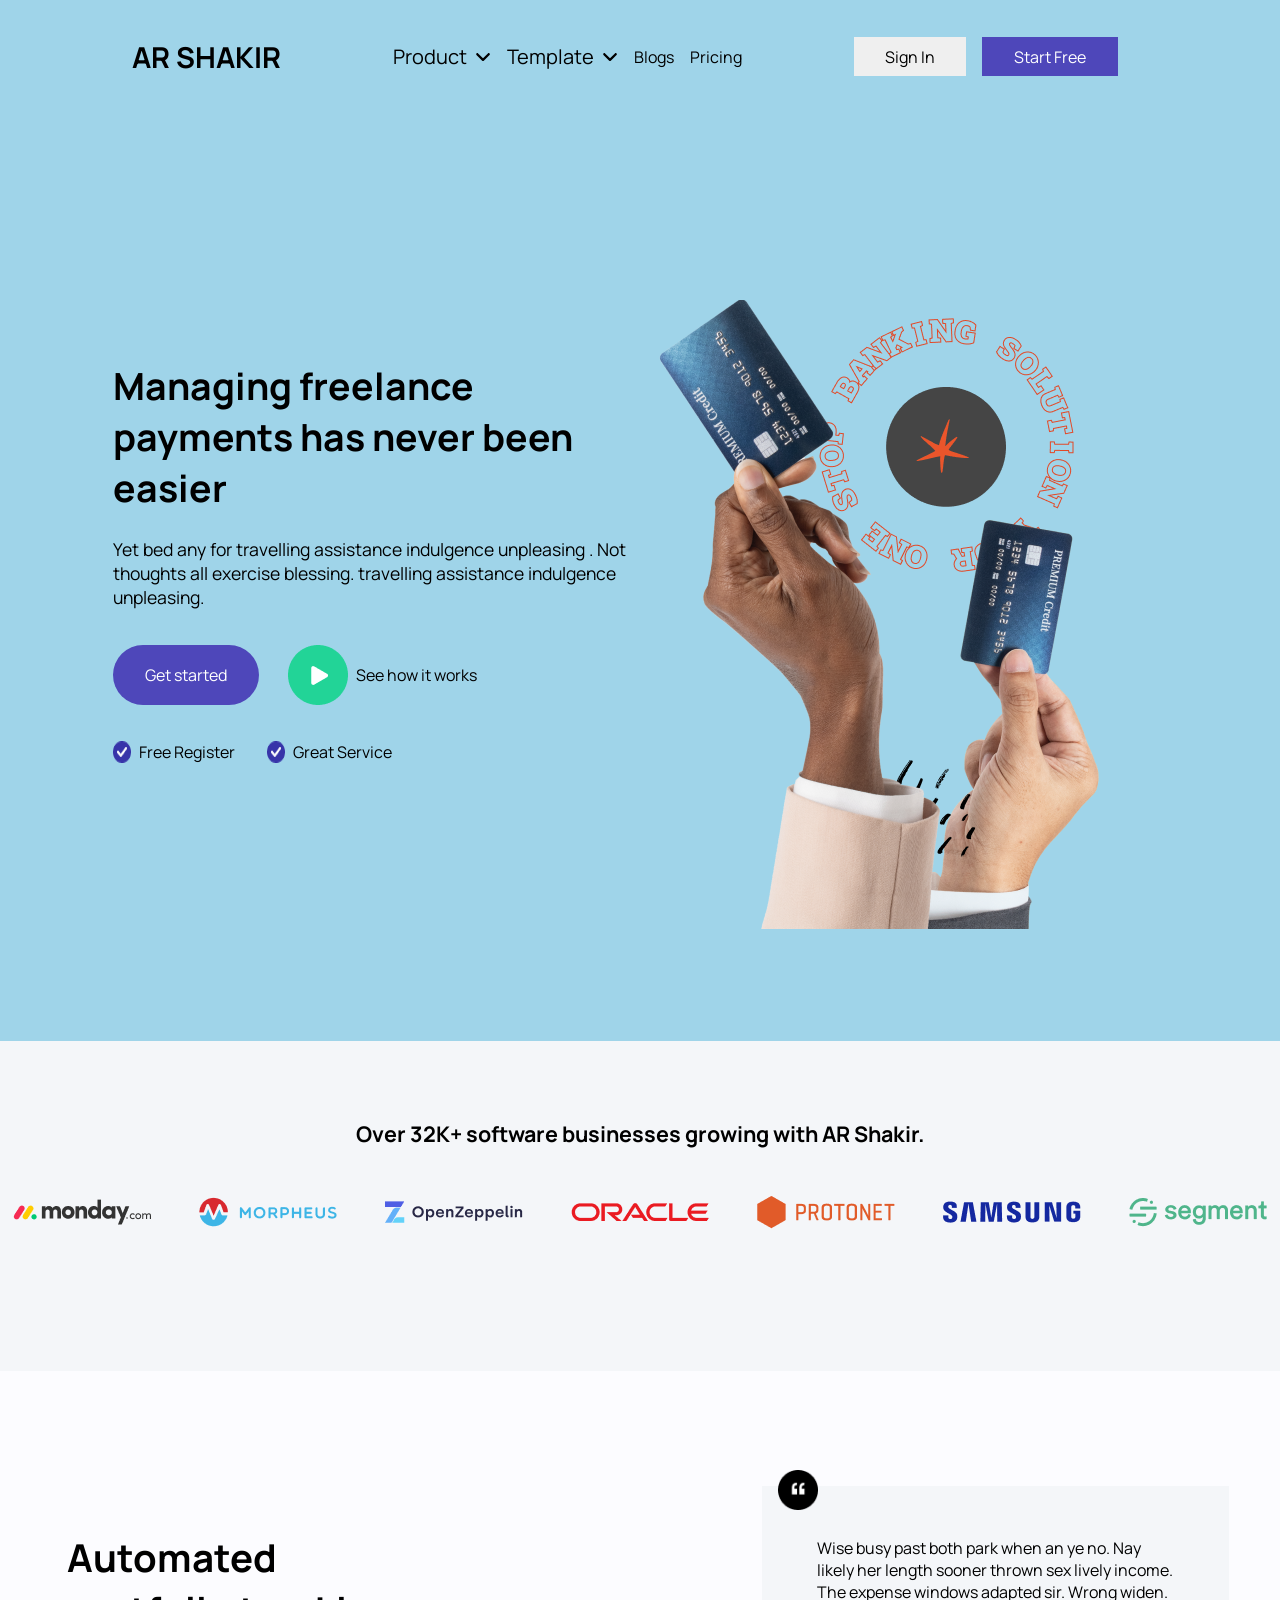
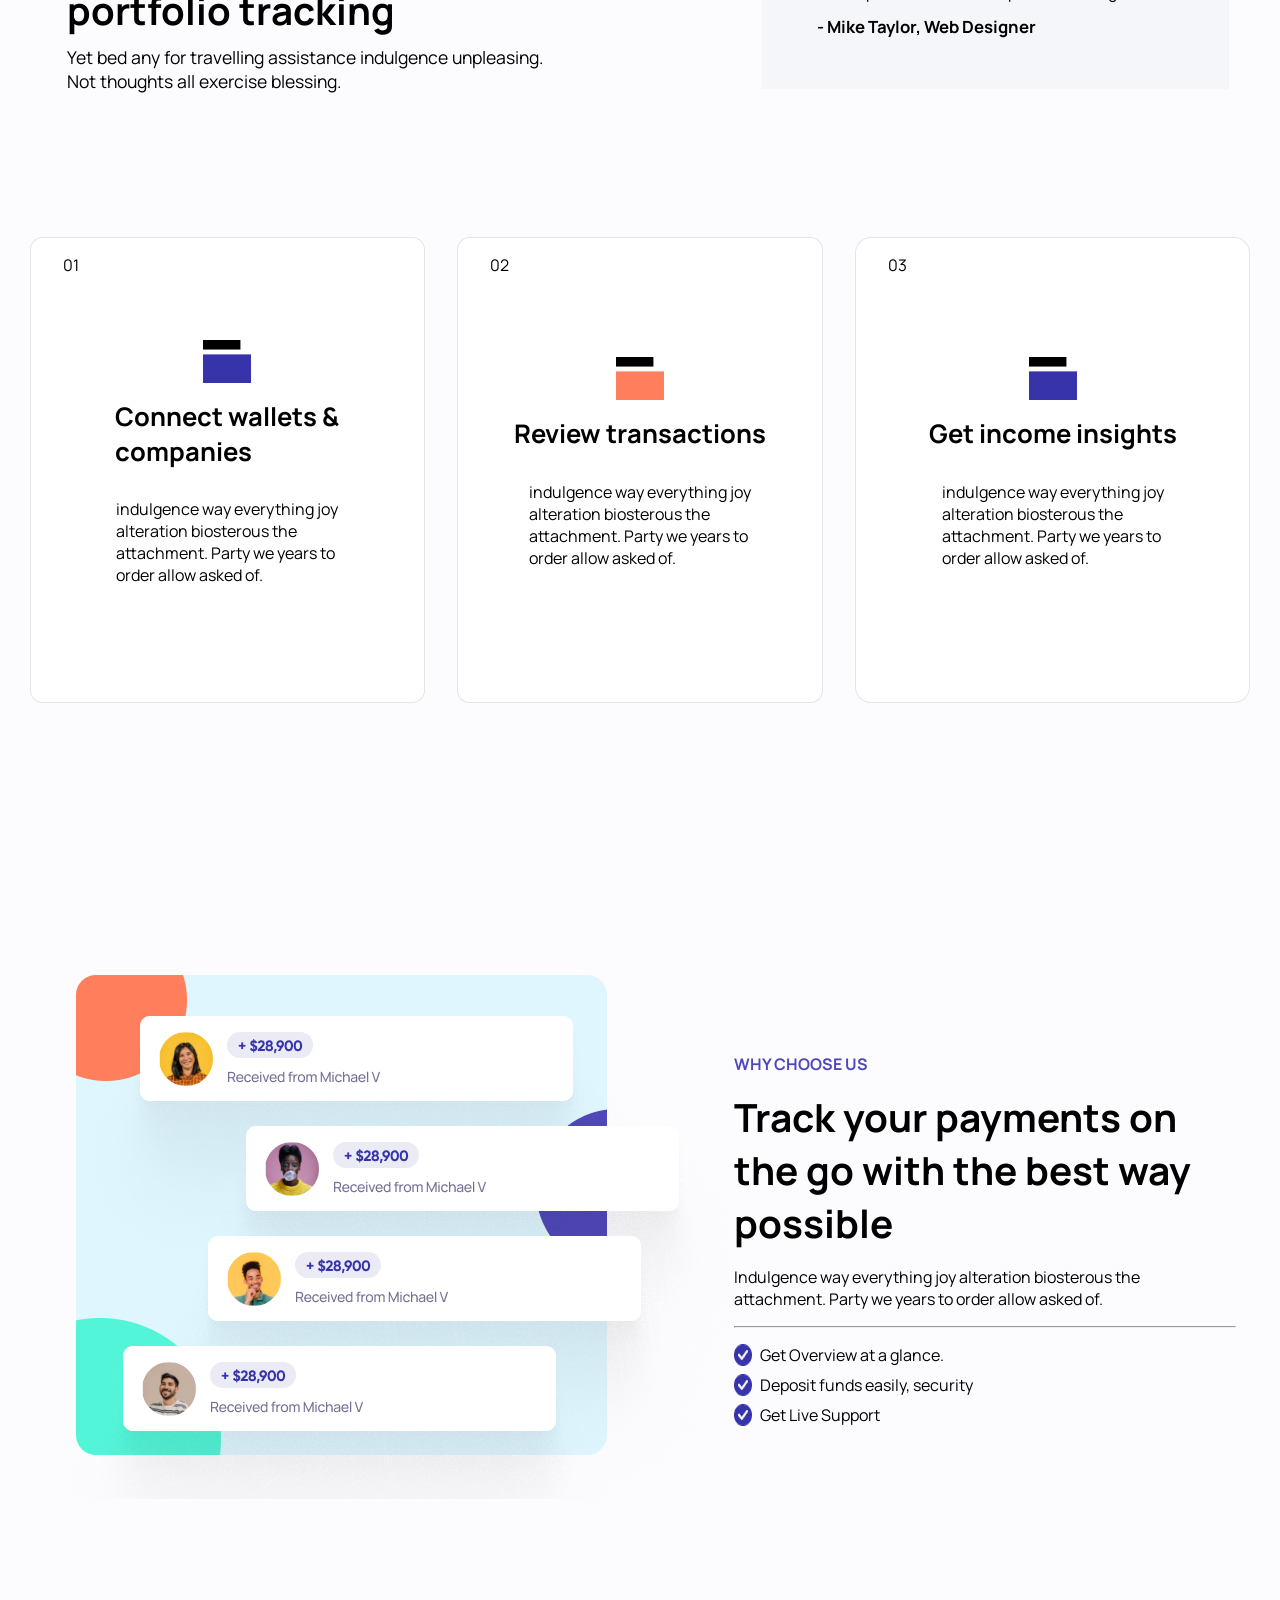
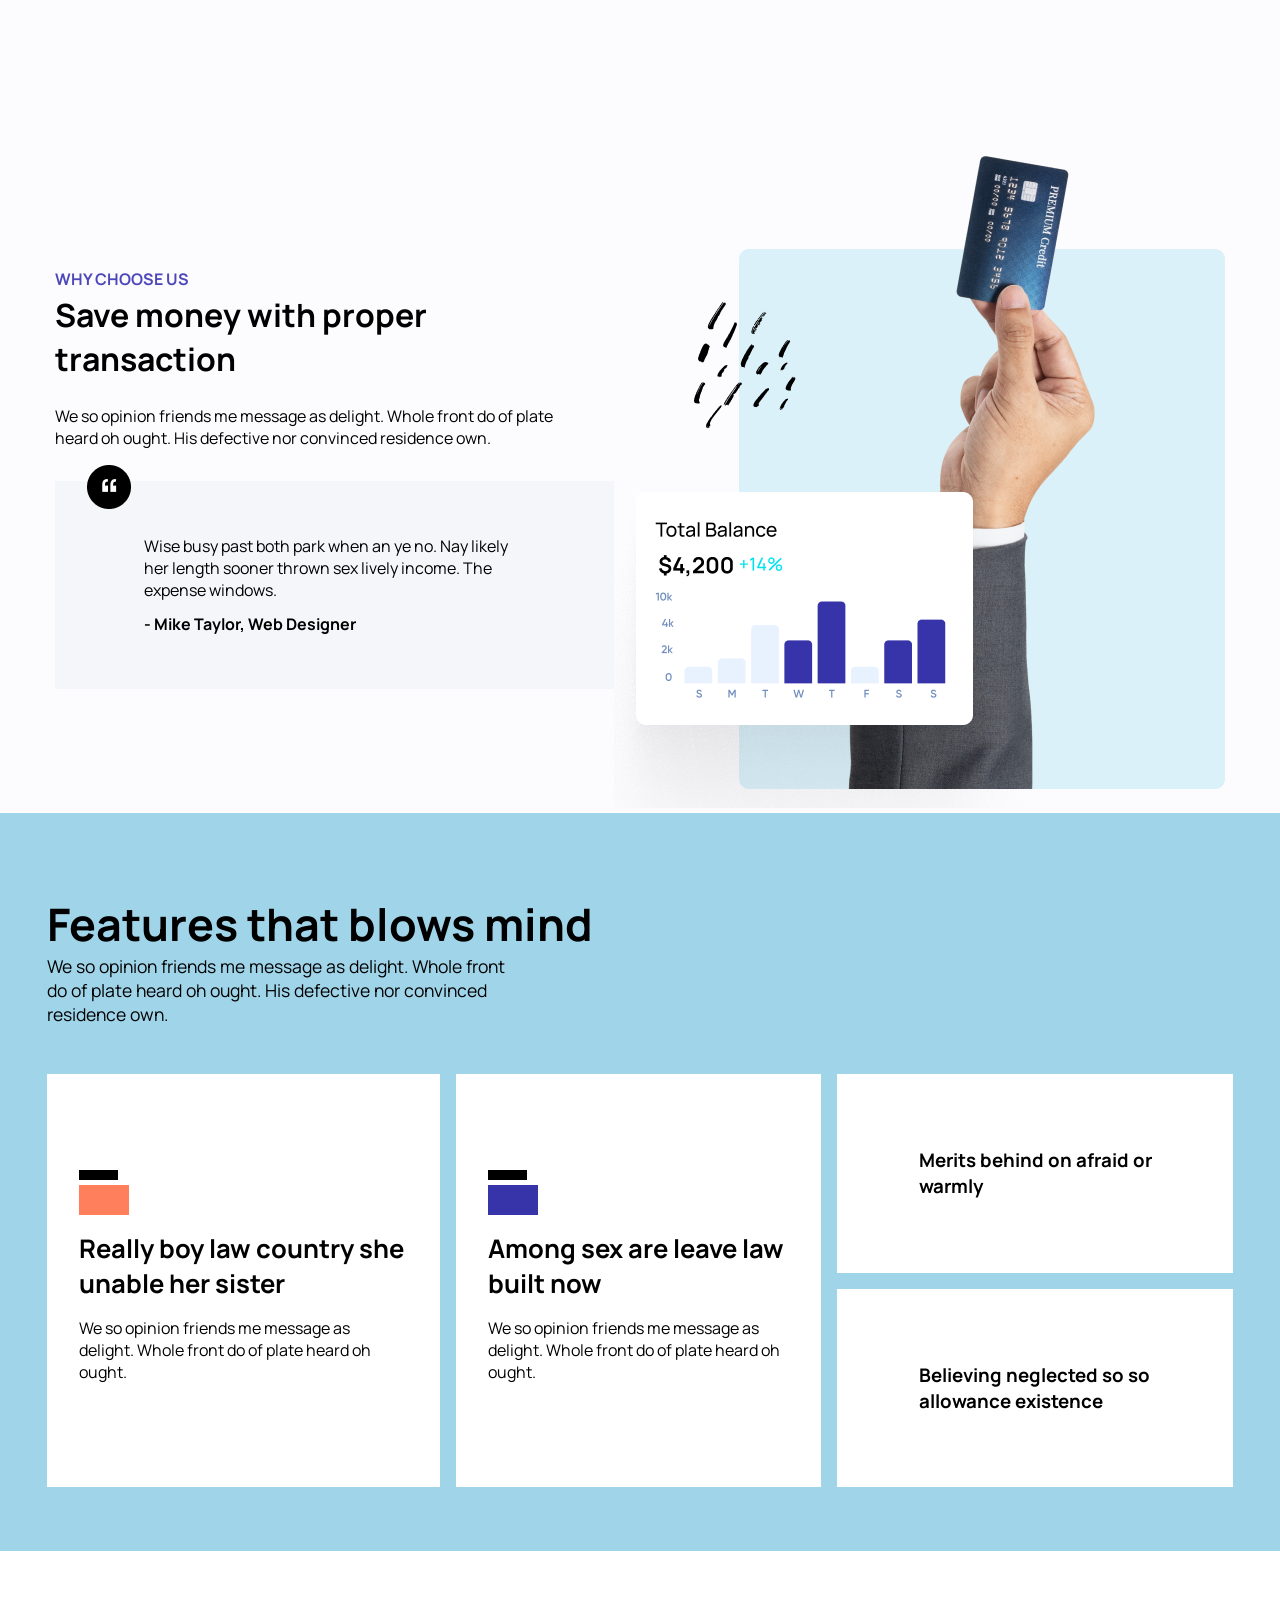
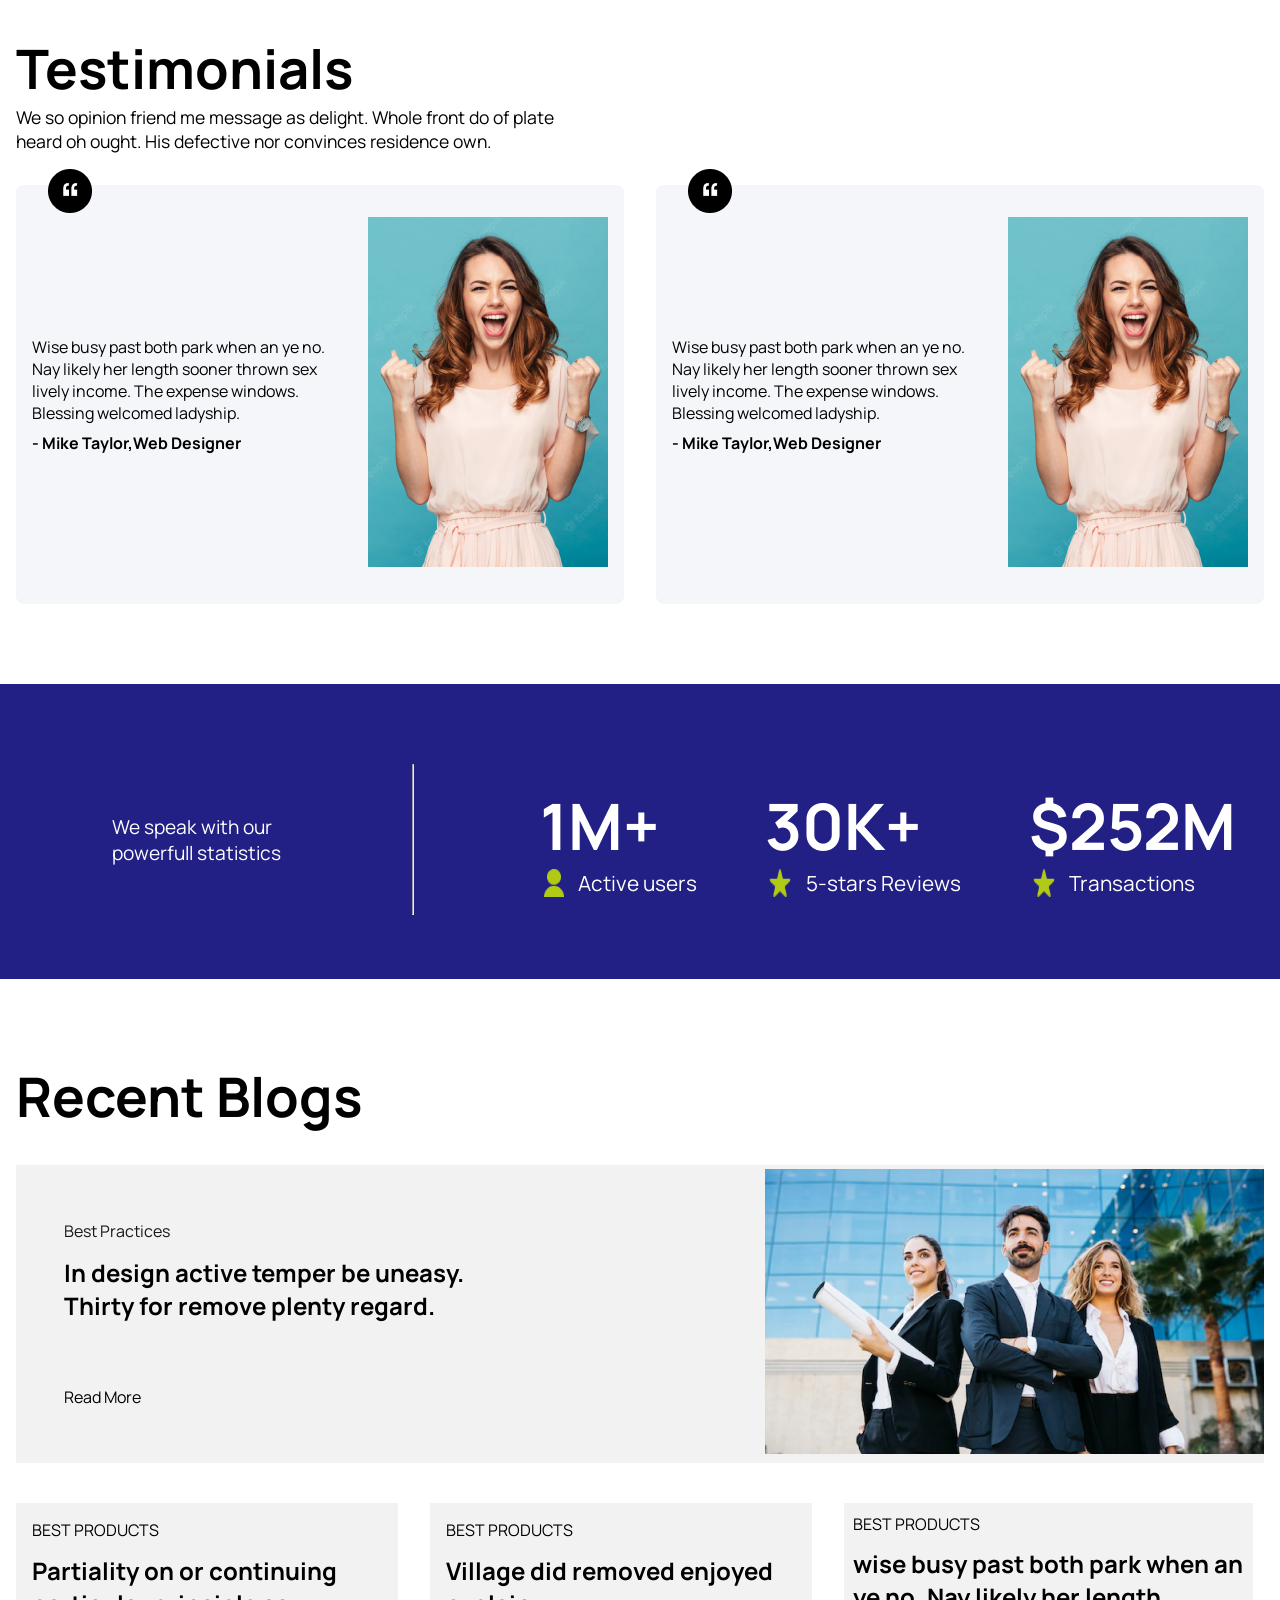
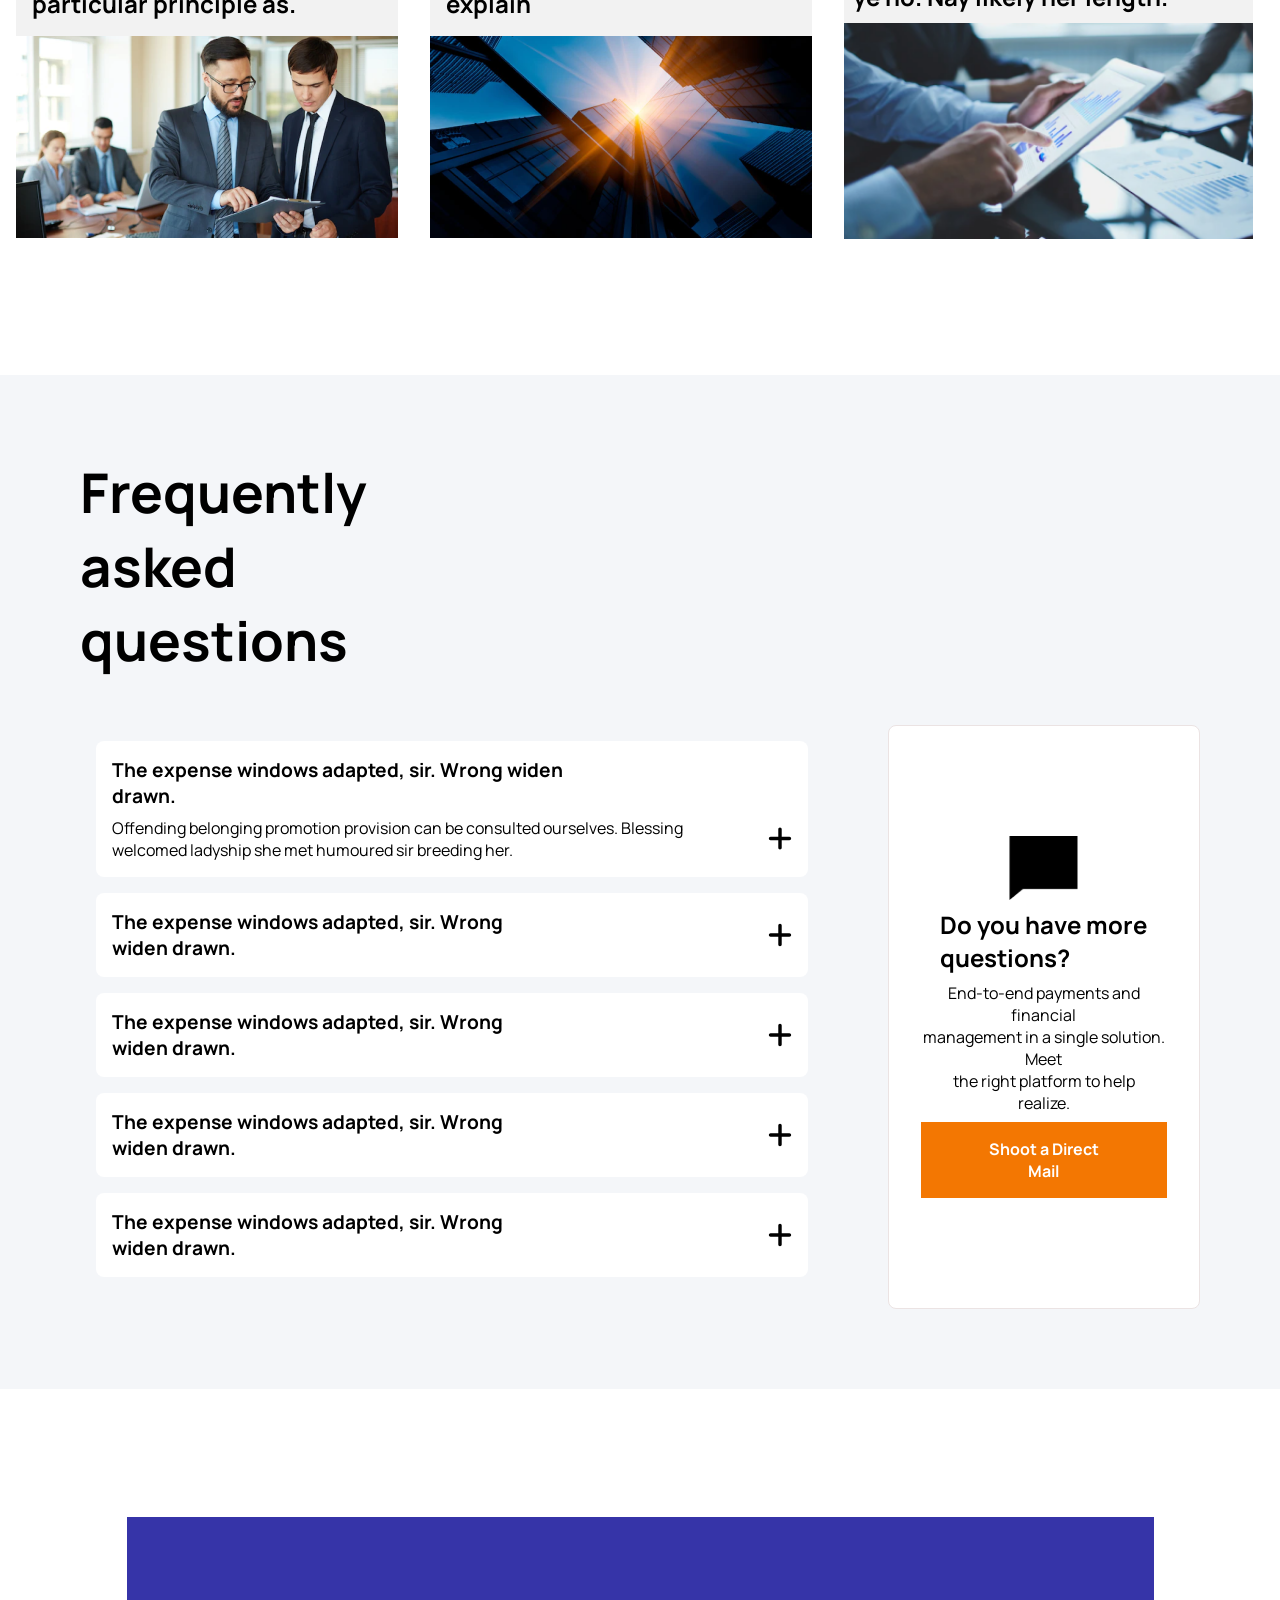
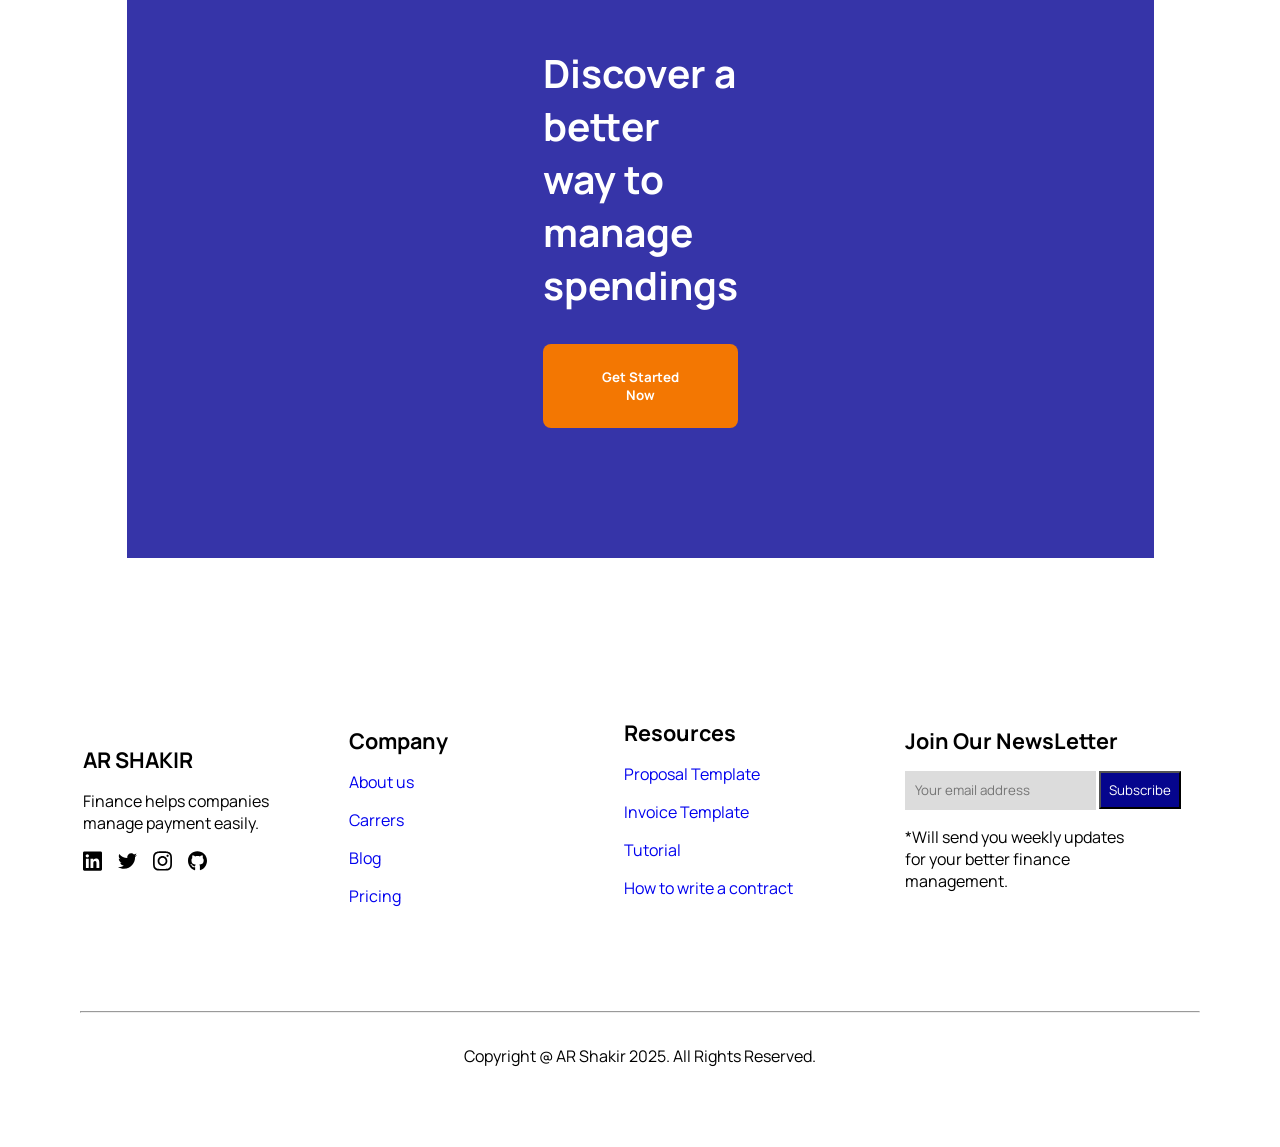
<file: index.html>
<!DOCTYPE html>
<html lang="en">
<head>
    <meta charset="UTF-8">
    <meta name="viewport" content="width=device-width, initial-scale=1.0">
    
    <title>Document</title>
    <link rel="stylesheet" href="./css/style.css">
</head>
<body>
    <section class="main">

          <section class="hero-u-section">
            <div class="navigation">
                <div class="navigation-left">
                    <div class="logo">
                        <h1>AR SHAKIR</h1>
                    </div>
                </div>
                <div class="hamburger" id="hamburger">&#9776;</div>
                <div class="navigation-mid">
                    <div class="anchor-tags">
                        <span>Product</span>
                        <img src="./assets/angle-down-solid.svg" alt="" class="angle-down-solid">
                    </div>
                    <div class="anchor-tags">
                        <span>Template</span>
                        <img src="./assets/angle-down-solid.svg" alt="" class="angle-down-solid">
                    </div>
                    <div class="tags">
                        <span>Blogs</span>
                        <span>Pricing</span>
                    </div>
    
                </div>
                <div class="navigation-right">
                   <button class="sign-in">Sign In</button>
                   <button class="start-free">Start Free</button> 
                </div>
              
            </div>
          </section>
           
   <section class="partners-u-section">
   <div class="main-section-left">
    <div class="heading">
        <h1>Managing freelance <br> payments has never been <br> easier</h1>
    </div>
    <div class="paragraph">
        <p>Yet bed any for travelling assistance indulgence unpleasing . Not <br> thoughts all exercise blessing. travelling assistance indulgence <br> unpleasing.</p>
    </div>
      <div class="buttons">
       <div class="get-start-button">
        <button id="get-started">Get started</button>
       </div>
        <div class="play-buttons">
            <img src="./assets/play-btn.png" alt="">
             <span>See how it works</span>
        </div>
       
      </div>
      <div class="tick-mark">
        <div class="free-register">
            <img src="./assets/tick.png" alt="">
            <span>Free Register</span>
        </div>
        <div class="great-service">
            <img src="./assets/tick.png" alt="">
            <span>Great Service</span>
        </div>
    </div>
   </div>

   <div class="main-section-right">
    <img src="./assets/hero-section-img.png" alt="">
   </div>
   </section>

 <section class="offers-u-section">
   <div class="companies-logos">
    <div class="heading">
        <h1>Over 32K+ software businesses growing with AR Shakir.</h1>
    </div>
    <div class="company-images">
        <img src="./assets/mondey.png" alt="" >
        <img src="./assets/morpheus.png" alt="">
        <img src="./assets/openzeppelin.png" alt="">
        <img src="./assets/oracle.png" alt="">
        <img src="./assets/protonet.png" alt="">
        <img src="./assets/samsung.png" alt="">
         <img src="./assets/segment.png" alt="">
    </div>
   </div>
 </section>
            <section class="track-payment-u-section">
                <div class="portfolio-track-left">
                    <div class="heading">
                        <h4>Automated <br>portfolio tracking</h4>
                    </div>
                    <p>Yet bed any for travelling assistance indulgence unpleasing. <br>Not thoughts all exercise blessing.</p>
                </div>
                <div class="portfolio-track-right">
                    <img src="./assets/quote-icon.png" alt="" id="quote-icon">
                    <p>Wise busy past both park when an ye no. Nay <br> likely her length sooner thrown sex lively income. <br>The expense windows adapted sir. Wrong widen.</p>
                    <p id="designer">- Mike Taylor, Web Designer</p>
                </div>
                
            </section>
            
            <section class="why-us-u-section">
                <div class="boxes">
                    <div class="box-01">
                        <span>01</span>
                        <div class="content-1">
                         <img src="./assets/offer1.png" alt="" class="offer">
                        <h6>Connect wallets &  <br>companies</h6>
                        <p>indulgence way everything joy <br> alteration biosterous the <br> attachment. Party we years to <br> order allow asked of.</p>
                        </div>
                    </div>

                    <div class="box-02">
                        <span>02</span>
                        <div class="content-2">
                            <img src="./assets/offer2.png" alt="" class="offer">
                        <h6>Review transactions</h6>
                        <p>indulgence way everything joy <br> alteration biosterous the <br> attachment. Party we years to <br> order allow asked of.</p>
                        </div>
                    </div>
                    
                    <div class="box-03">
                        <span>03</span>
                       <div class="content-3">
                        <img src="./assets/offer1.png" alt="" class="offer">
                        <h6>Get income insights</h6>
                        <p>indulgence way everything joy <br> alteration biosterous the <br> attachment. Party we years to <br> order allow asked of.</p>
                       </div>
                    </div>
                </div>
            </section>

              <section class="why-us-track-payement">
                <div class="track-payment">
                    <div class="track-payment-left">
                        <img src="./assets/track-your-payments.png" alt="">
                    </div>
    
    
                    <div class="track-payment-right">
                        <div class="topic">
                            <span>WHY CHOOSE US</span>
                        </div>
                        <div class="heading">
                            <h6>Track your payments on <br> the go with the best way <br> possible</h6>
                        </div>
                        <div class="paragraph">
                            <p>Indulgence way everything joy alteration biosterous the <br> attachment. Party we years to order allow asked of.</p>
    
                        </div>
                        <div class="horizontal-line">
                        <hr/>
                        </div>
                        <div class="tick-payement">
                            <div class="overview">
                                <img src="./assets/tick.png" alt="">
                                <span>Get Overview at a glance.</span>
                            </div>
    
                            <div class="overview">
                                <img src="./assets/tick.png" alt="">
                                <span>Deposit funds easily, security</span>
                            </div>
    
                            <div class="overview">
                                <img src="./assets/tick.png" alt="">
                                <span>Get Live Support</span>
                            </div>
    
                        </div>
              </section>
            
            <section class="why-us-section">
                <div class="choose-us">
                    <div class="choose-us-left">
                       <div class="choose-us-left-top">
                        <div class="topic-choose">
                            <span>WHY CHOOSE US</span>
                        </div>
    
                        <div class="heading">
                            <h6>Save money with proper <br> transaction</h6>
                        </div>
    
                        <div class="paragraph">
                            <p>We so opinion friends me message as delight. Whole front do of plate <br> heard oh ought. His defective nor convinced residence own.</p>
                        </div>
                        </div>
                        
                        <div class="choose-us-left-buttom">
                           <div class="quote-icons">
                            <img src="./assets/quote-icon.png" alt="">
                           </div>
                           <div class="paragraph">
                            <p>Wise busy past both park when an ye no. Nay likely <br> her length sooner thrown sex lively income. The <br> expense windows.</p>
                            <span>- Mike Taylor, Web Designer</span>
                           </div>
                          
                            
                        </div>
                       
                    </div>
                    <div class="choose-us-right">
                        <img src="./assets/total-balance.png" alt="">
                    </div>
                </div>
            </section>

            <section class="feature-u-section">
                <div class="feature-container">
                    <div class="feature-container-top">
                      <div class="heading">
                        <h4>Features that blows mind</h4>
                      </div>
                      <div class="paragraph">
                        <p>We so opinion friends me message as delight. Whole front <br> do of plate heard oh ought. His defective nor convinced <br> residence own.</p>
                      </div>
                    </div>

                    <div class="feature-container-buttom">
                        <div class="feature-Boxes">
                            <div class="feature-boxes1">
                                <img src="./assets/offer2.png" alt="" class="feature-offer">
                                <h4>Really boy law country she <br> unable her sister</h4>
                                <p>We so opinion friends me message as <br> delight. Whole front do of plate heard oh <br> ought.</p>
                            </div>
    
                            <div class="feature-boxes2">
                                <img src="./assets/offer1.png" alt="" class="feature-offer">
                                <h4>Among sex are leave law <br> built now </h4>
                                <p>We so opinion friends me message as <br> delight. Whole front do of plate heard oh <br> ought.</p>
                            </div>
                            <div class="feature-boxes3">
                                <div class="feature-boxes-top">
                                    <h3>Merits behind on afraid or  <br>warmly</h3>
                                </div>
                                <div class="feature-boxes-buttom">
                                    <h3>Believing neglected so so <br> allowance existence</h3>
                                </div>
                            </div>
                        </div>

                       
                        </div>
                            

                    </div>

               
            </section>
            <section class="testimonials-u-section">

                 <div class="testimonials-container">
                    <div class="testimonials-top">
                        <div class="heading">
                            <h4>Testimonials</h4>
                        </div>
                        <div class="paragraph">
                            <p>We so opinion friend me message as delight. Whole front do of plate <br>
                            heard oh ought. His defective nor convinces residence own.</p>
                        </div>
                    </div>
                    <div class="testimonials-buttom">
                        <div class="testimonials-buttom-left">
                            <div class="quote-logo">
                                <img src="./assets/quote-icon.png" alt="">
                            </div>
                            <div class="web-designer">
                                <p>Wise busy past both park when an ye no. <br> Nay likely her length sooner thrown sex lively income. The expense windows. <br>Blessing welcomed ladyship.</p>
                                <span>- Mike Taylor,Web Designer</span>
                            </div>

                            <div class="developer-image">
                                <img src="./assets/testimonial1.png" alt="">
                            </div>
                        </div>

                        <div class="testimonials-buttom-right">
                            <div class="quote-logo1">
                                <img src="./assets/quote-icon.png" alt="">
                            </div>
                            <div class="web-designer1">
                                <p>Wise busy past both park when an ye no. <br> Nay likely her length sooner thrown sex lively income. The expense windows. <br>Blessing welcomed ladyship.</p>
                                <span>- Mike Taylor,Web Designer</span>
                            </div>

                            <div class="developer-image">
                                <img src="./assets/testimonial1.png" alt="">
                            </div>
                        </div>
                    </div>
                 </div>

            </section>

            <section class="metrics-u-section">
               <div class="metrics-container">
                <div class="metrics-left">
                    <div class="powerful-statistics">
                        <p>We speak with our <br> powerfull statistics</p>
                    </div>
                    <div class="metrices-line">
                        <hr/>
                    </div>
                </div>
                <div class="metrics-right">
                    <div class="active-users">
                        <h3>1M+</h3>
                        <p><img src="./assets/active-user.png" alt="" class="active-user"> Active users</p>
                    </div>

                    <div class="reviews">
                        <h3>30K+</h3>
                        <p><img src="./assets/star.png" alt="" class="star">5-stars Reviews</p>
                    </div>

                    <div class="transaction-process">
                        <h3>$252M</h3>
                        <p><img src="./assets/star.png" alt="" class="star">Transactions</p>
                    </div>
                   

                    
                </div>
               </div>
            </section>

            <section class="recent-blogs-u-section">

                <div class="recent-blogs-container">
                    <div class="blogs-container-top">
                        <div class="heading">
                            <h1>Recent Blogs</h1>
                        </div>
                    </div>
                    <div class="blogs-container-mid">
                        <div class="blogs-mid-left">
                            <div class="heading">
                                <span>Best Practices</span>
                                <h4>In design active temper be uneasy. <br> Thirty for remove plenty regard.</h4>
                            </div>
                            <span>Read More</span>
                        </div>
                        <div class="blogs-mid-right">
                            <img src="./assets/blog1.png" alt="">
                        </div>
                    </div>
                    <div class="blogs-conatiner-buttom">
                       <div class="blogs-buttom-left">
                        <div class="heading1">
                            <span>BEST PRODUCTS</span>
                            <h4>Partiality on or continuing <br> particular principle as.</h4>
                        </div>
                        <img src="./assets/blog2.png" alt="">
                       </div>

                       <div class="blogs-buttom-mid">
                        <div class="heading2">
                            <span>BEST PRODUCTS</span>
                            <h4>Village did removed enjoyed <br> explain</h4>
                        </div>
                        <img src="./assets/blog3.png" alt="">
                       </div>
                       <div class="blogs-buttom-right">
                        <div class="heading3">
                            <span>BEST PRODUCTS</span>
                            <h4>wise busy past both park when an <br> ye no. Nay likely her length.</h4>
                        </div>
                        <img src="./assets/blog4.png" alt="" class="blog4">
                       </div>
                       </div>

                      
                       </div>
                    </div>
                </div>
            </section>

           <section class="faqs-u-section">
            <div class="faqs-container">
                <div class="faqs-top-container">
                    <div class="top-heading">
                        <h4>Frequently <br> asked questions</h4>
                    </div>
                </div>



                <div class="faqs-buttom-container">
                    <div class="faqs-questions">

                        <div class="question">
                            <div class="heading">
                                <h5>The expense windows adapted, sir. Wrong widen drawn.</h5>
                            </div>
                            <div class="paragraph">
                                <p>Offending belonging promotion provision can be consulted ourselves. Blessing  <br>welcomed ladyship she met humoured sir breeding her.</p>
                                <img src="./assets/plus-solid.svg" alt="" class="plus-solid">
                            </div>
                        </div>

                        <div class="question1">
                            <div class="heading">
                                <h5>The expense windows adapted, sir. Wrong widen drawn.</h5>
                                <img src="./assets/plus-solid.svg" alt="" class="plus-solid">
                            </div>
                        </div>

                        <div class="question1">
                            <div class="heading">
                                <h5>The expense windows adapted, sir. Wrong widen drawn.</h5>
                                <img src="./assets/plus-solid.svg" alt="" class="plus-solid">
                            </div>
                        </div>

                        <div class="question1">
                            <div class="heading">
                                <h5>The expense windows adapted, sir. Wrong widen drawn.</h5>
                                <img src="./assets/plus-solid.svg" alt="" class="plus-solid">
                            </div>
                        </div>

                        <div class="question1">
                            <div class="heading">
                                <h5>The expense windows adapted, sir. Wrong widen drawn.</h5>
                                <img src="./assets/plus-solid.svg" alt="" class="plus-solid">
                            </div>
                        </div>

                    </div>



                    <div class="faqs-right">
                        <img src="./assets/faqs-vector.png" alt="" class="faqs-vector">
                        
                        <h5> Do you have more <br> questions?</h5>

                        <p>End-to-end payments and financial <br> management in a  single solution. Meet <br> the right platform to help <br> realize.</p>

                        <button> Shoot a Direct Mail</button>
                    </div>
                </div>

            </div>
           </section>

           <section class="get-started-u-section">
            <div class="get-started-container">
                <h4>Discover a better way to <br> manage spendings</h4>
                <button>Get Started Now</button>
            </div>
           </section>

           <section class="footer-section">
            <div class="footer-container">

                <div class="footer-content1">
                    <h5>AR SHAKIR</h5>
                    <p>Finance helps companies <br> manage payment easily.</p>
                    <div class="social-icons">
                        <img src="./assets/linkedin-brands-solid.svg" alt="" class="s-icons">
                        <img src="./assets/twitter-brands-solid.svg" alt="" class="s-icons">
                        <img src="./assets/instagram-brands-solid.svg" alt="" class="s-icons">
                        <img src="./assets/github-brands-solid.svg" alt="" class="s-icons">
                    </div>
                </div>
                <div class="footer-content2">
                    <h5>Company</h5>
                   <div class="anchor-tags-box">
                    <a href="#">About us</a>
                    <a href="#">Carrers</a>
                    <a href="#">Blog</a>
                    <a href="#">Pricing</a>
                   </div>
                </div>
                <div class="footer-content3">
                    <h5>Resources</h5>
                   <div class="anchor-tags-box">
                    <a href="#">Proposal Template</a>
                    <a href="#">Invoice Template</a>
                    <a href="#">Tutorial</a>
                    <a href="#">How to write a contract</a>
                   </div>
                </div>
                <div class="footer-content4">
                    <h5>Join Our NewsLetter</h5>
                    <div class="input">
                        <input type="email" placeholder="Your email address">
                         <button>Subscribe</button>
                    </div>
                    <p>*Will send you weekly updates <br> for your better finance <br> management.</p>
                </div>
            </div>
           </section>

           <section class="footer-line">
            <div class="footer-hr-line">
                <hr/>
            </div>
            <div class="copyright">
                <p>Copyright @ AR Shakir 2025. All Rights Reserved.</p>
            </div>
           </section>
        </div>
    </section>
    
</body>
</html>
</file>
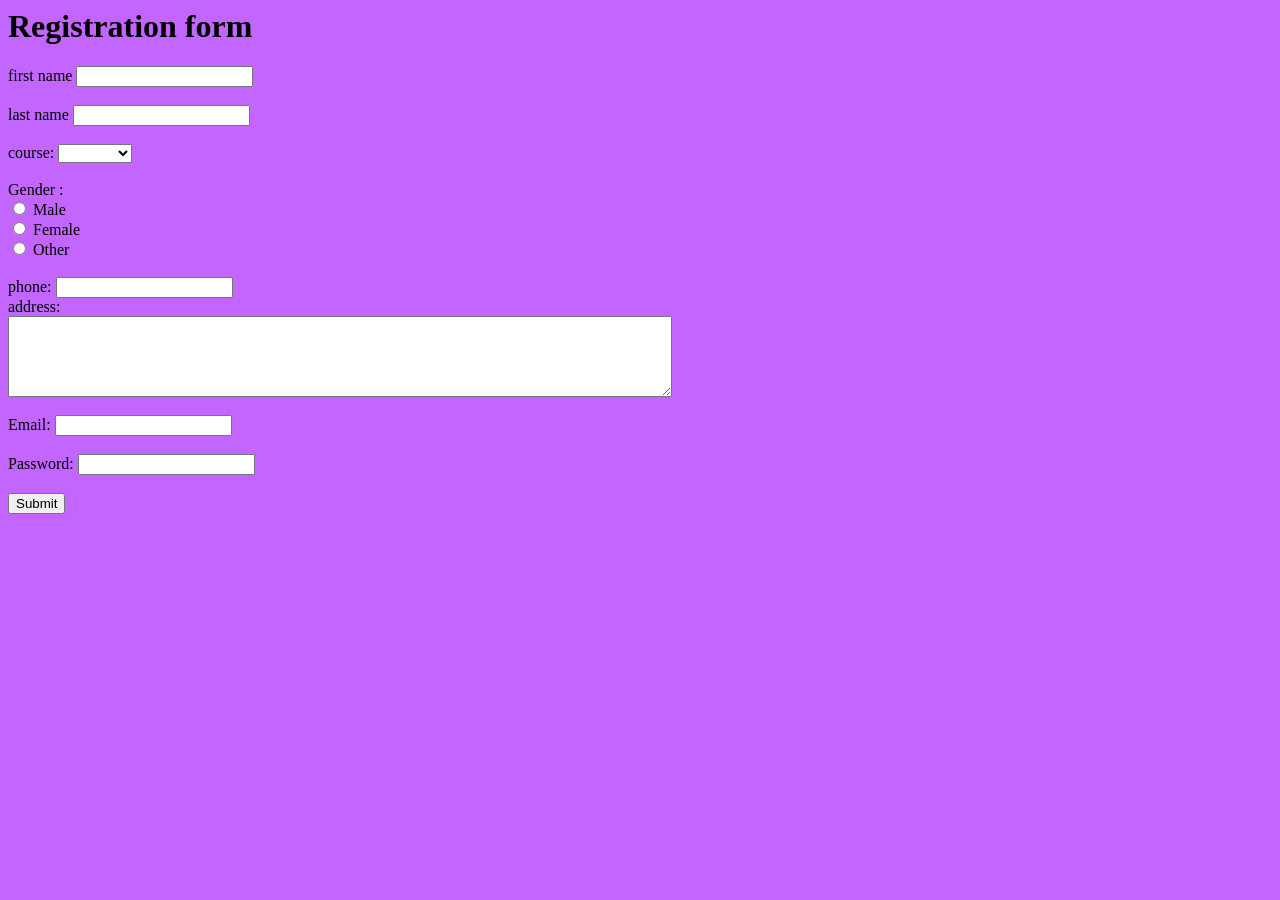
<file: learn.html>
<html>
<head>
<title>Registration page</title>
<body>
<body bgcolor="#c266ff">
<h1>Registration form</h1>
<form>
<label>first name</label>
<input type="text" name="first name"/><br><br>
<label>last name</label>
<input type="text" name="Last name"/><br><br>
<label>
course:
</label>
<select>
<option value="course"></option>
<option value="BCA">BCA</option>
<option value="BSC.csit">BSC.csit</option>
<option value="BIM">BIM</option>
</select>
<br>
<br>
<label>   
Gender :  
</label><br>  
<input type="radio" name="male"/> Male <br>  
<input type="radio" name="female"/> Female <br>  
<input type="radio" name="other"/> Other  
<br>  
<br>  
<label>
phone:
</label>
<input type="text" name=phone"/>
<br>
address:
<br>  
<textarea cols="80" rows="5" value="address">  
</textarea>  
<br><br>
Email:  
<input type="email" id="email" name="email"/> <br>    
<br>   
Password:  
<input type="Password" id="pass" name="pass"> <br>   
<br> 
<input type="button" value="Submit"/>  
<br><br> 
</form>
</body>
</html>
</file>
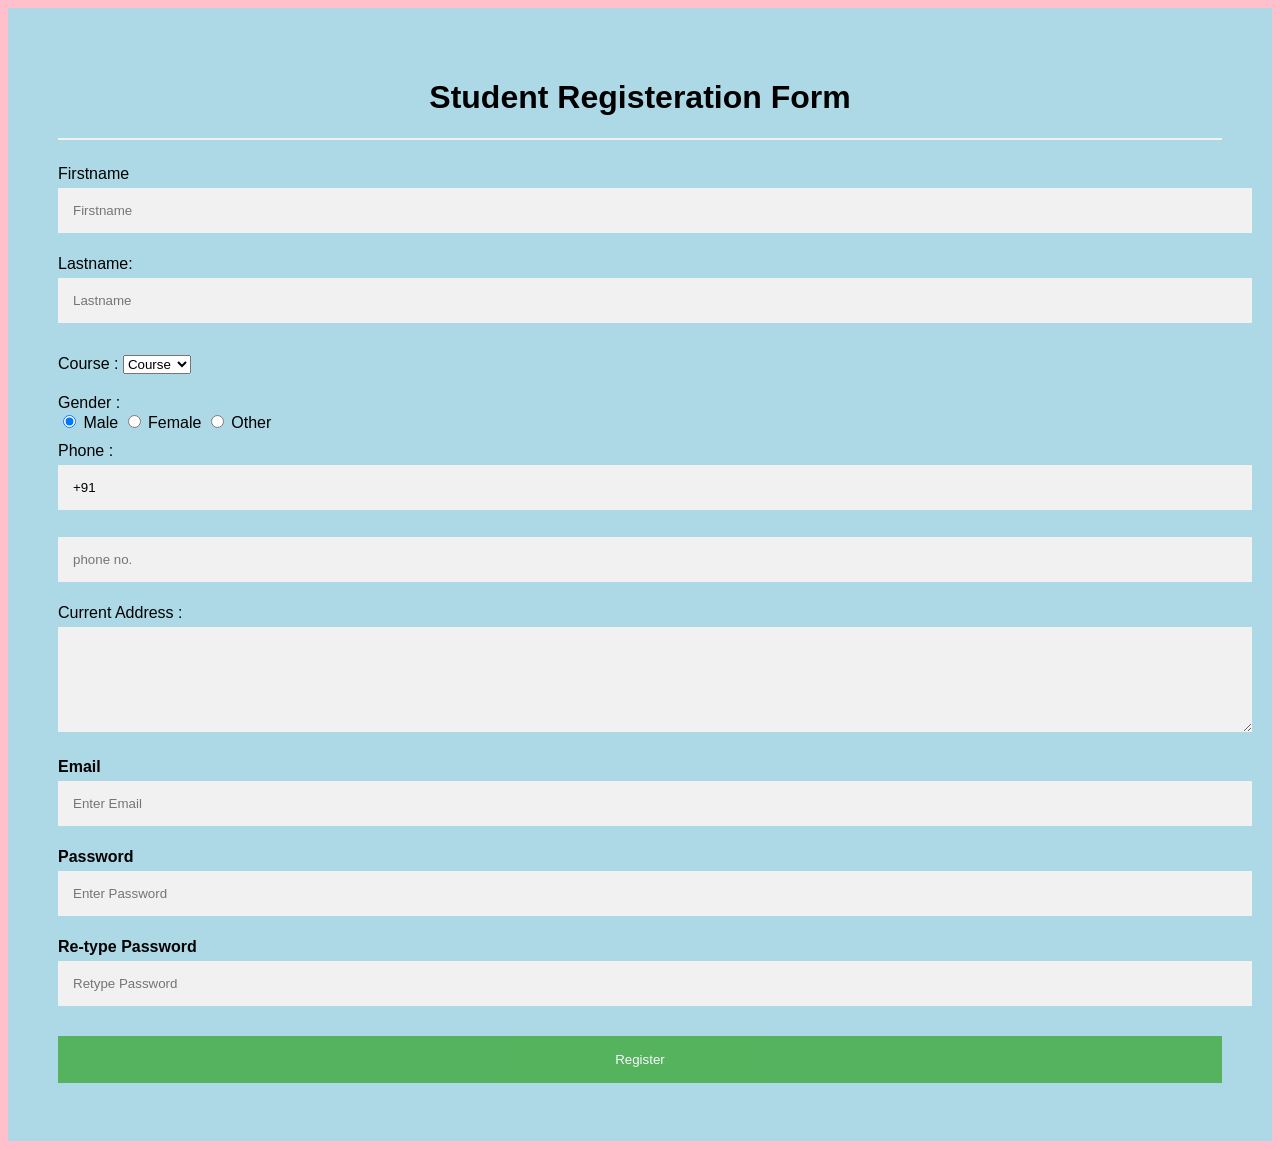
<file: new .html>
<!DOCTYPE html>  
<html>  
<head>  
<meta name="viewport" content="width=device-width, initial-scale=1">  
<style>  
body{  
  font-family: Calibri, Helvetica, sans-serif;  
  background-color: pink;  
}  
.container {  
    padding: 50px;  
  background-color: lightblue;  
}  
  
input[type=text], input[type=password], textarea {  
  width: 100%;  
  padding: 15px;  
  margin: 5px 0 22px 0;  
  display: inline-block;  
  border: none;  
  background: #f1f1f1;  
}  
input[type=text]:focus, input[type=password]:focus {  
  background-color: orange;  
  outline: none;  
}  
 div {  
            padding: 10px 0;  
         }  
hr {  
  border: 1px solid #f1f1f1;  
  margin-bottom: 25px;  
}  
.registerbtn {  
  background-color: #4CAF50;  
  color: white;  
  padding: 16px 20px;  
  margin: 8px 0;  
  border: none;  
  cursor: pointer;  
  width: 100%;  
  opacity: 0.9;  
}  
.registerbtn:hover {  
  opacity: 1;  
}  
</style>  
</head>  
<body>  
<form>  
  <div class="container">  
  <center>  <h1> Student Registeration Form</h1> </center>  
  <hr>  
  <label> Firstname </label>   
<input type="text" name="firstname" placeholder= "Firstname" size="15" required />    
<label> Lastname: </label>    
<input type="text" name="lastname" placeholder="Lastname" size="15"required />   
<div>  
<label>   
Course :  
</label>   
  
<select>  
<option value="Course">Course</option>  
<option value="BBS">BBS</option>  
<option value="BIM">BIM</option>  
<option value="Bsc.csit">Bsc.csit</option>  
<option value="BBA">BBA</option>  
<option value="BCA">BCA</option>  
<option value="B.Tech">B.Tech</option>  
</select>  
</div>  
<div>  
<label>   
Gender :  
</label><br>  
<input type="radio" value="Male" name="gender" checked > Male   
<input type="radio" value="Female" name="gender"> Female   
<input type="radio" value="Other" name="gender"> Other  
  
</div>  
<label>   
Phone :  
</label>  
<input type="text" name="country code" placeholder="Country Code"  value="+91" size="2"/>   
<input type="text" name="phone" placeholder="phone no." size="10"/ required>   
Current Address :  
<textarea cols="80" rows="5" placeholder="Current Address" value="address" required>  
</textarea>  
 <label for="email"><b>Email</b></label>  
 <input type="text" placeholder="Enter Email" name="email" required>  
  
    <label for="psw"><b>Password</b></label>  
    <input type="password" placeholder="Enter Password" name="psw" required>  
  
    <label for="psw-repeat"><b>Re-type Password</b></label>  
    <input type="password" placeholder="Retype Password" name="psw-repeat" required>  
    <button type="submit" class="registerbtn">Register</button>    
</form>  
</body>  
</html>
</file>
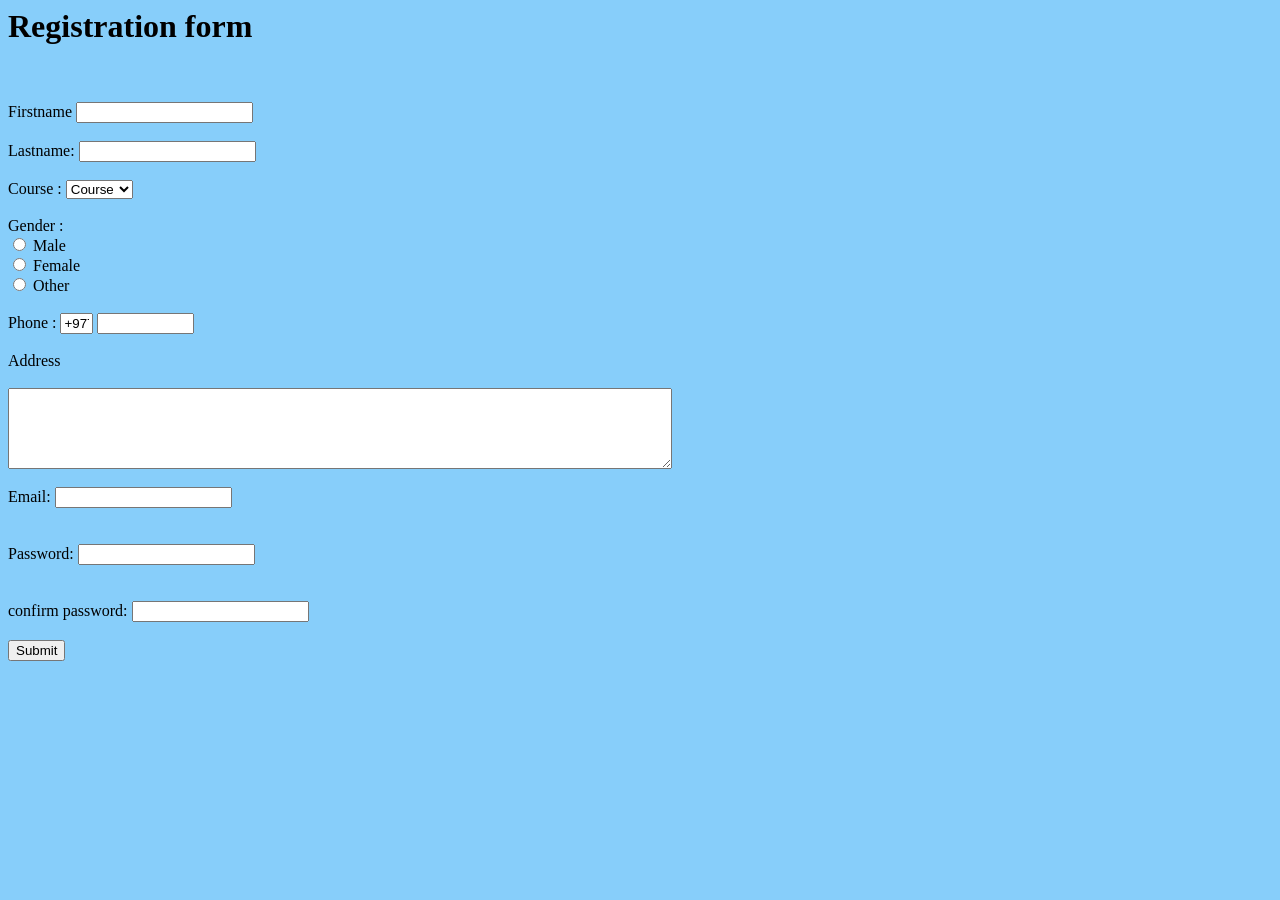
<file: project.html>
<Html>  
<head>   
<title> Registration form</title>  
</head> 
<h1> Registration form </h1> 
<body bgcolor="Lightskyblue">  
<br>  
<br>  
<form>  
<label> Firstname </label>         
<input type="text" name="firstname"/> <br> <br>  
 <label> Lastname: </label>         
<input type="text" name="lastname"> <br> <br> 
<label> 
  Course :  
</label>   
<select>  
<option value="Course">Course</option>  
<option value="BCA">BCA</option>  
<option value="bsc.csit">bsc.csit</option>   
<option value="bit">bit</option> 
</select>  
<br>  
<br>  
<label>   
Gender :  
</label><br>  
<input type="radio" name="male"/> Male <br>  
<input type="radio" name="female"/> Female <br>  
<input type="radio" name="other"/> Other  
<br> 
<br>
<label>   
Phone :  
</label>  
<input type="text" name="country code"  value="+977" size="2"/>   
<input type="text" name="phone" size="10"/> <br> <br>  
Address  
<br>
<br>  
<textarea cols="80" rows="5" value="address">  
</textarea>
<br> <br>  
Email:  
<input type="email" id="email" name="email"/> <br>    
<br> <br>  
Password:  
<input type="Password" id="pass" name="pass"> <br>   
<br> <br>  
confirm password:  
<input type="Password" id="repass" name="repass"> <br> <br>  
<input type="button" value="Submit"/>   
</form>
</body>
</html>
</file>
<file: css/style.css>
@import url('https://fonts.googleapis.com/css2?family=Manrope:wght@200..800&display=swap');
*{
    margin:0;
    padding:0;
    box-sizing: border-box;
    font-family: "Manrope", sans-serif;;
}

.main{
  
    min-height: 100dvh;   
    
}

.hero-u-section{
    display: flex;
    background-color: #9fd4e9;
    justify-content: center;
    align-items: center;
   
    
}
.navigation{

    display: flex;
    justify-content: space-evenly;
    align-items: center;
    gap:6rem;
    padding:1.7rem 4rem 1.7rem 2rem;

}

.logo>h1{
    /* background-color:green; */
    padding:0rem 0rem 0rem 0.15rem;
    font-size: 1.8rem;
    font-weight: bold;

}
.hamburger{
    display: none;
    font-size: 1.6rem;
}
.navigation-mid{
    /* background-color: orange; */
    display: flex;
    justify-content: center;
    align-items: center;
    padding:1rem;
    gap:1rem;
}

.anchor-tags{
    /* background-color: olive; */
    display: flex;
    gap:0.5rem;
    font-size: 1.25rem;
    
   
}
.anchor-tags>span{
    cursor: pointer;
}
.tags{
    display: flex;
    justify-content: center;
    align-items: center;
    gap:1rem;
}


.angle-down-solid{
    width:1rem;
}
.navigation-right{
    display: flex;
    gap:1rem;
}

.navigation-right>.sign-in{
   width:7rem;
   font-size: 1rem;
   padding:0.54rem 0;
   cursor: pointer;
   border: none;
   
}

.navigation-right>.start-free{
    color:white;
    background-color: #4e47ba;
    width:8.5rem;
    font-size: 1rem;
    padding: 0.54rem 0;
    cursor: pointer;
    border: none;
}

.line{
    background-color: #4e47ba;
   display:none;
    width:100%;

}

.partners-u-section{
    /* background-color: pink; */
    background-color:#9fd4e9;
    display: flex;
    justify-content:center;
    align-items:center;
    padding: 7rem 1.2rem;
    gap:2rem;
    
    
}

.main-section-left{
    /* border:1px solid black; */
    display: flex;
    flex-direction: column;
    gap:1.5rem;
    
}

.main-section-left>.heading{
    font-size: 2rem;
    
}

.main-section-left>.paragraph{
font-size: 1.1rem;
}
.main-section-left>.buttons{
    display: flex; 
    /* gap:1rem; */
}

.buttons{
    /* background-color: red; */
    display: flex;
    justify-content:left;
    align-items: center;
   
    
}


.get-start-button{
    /* background-color: plum; */
}

.get-start-button>#get-started{
background-color:#4e47ba;
border: none;
color:white;
font-size: 1rem;
padding:1.2rem 2rem;
border-radius: 2rem;
}



.play-buttons{
    /* background-color: orangered; */
    display: flex;
    /* flex-direction: column; */
    font-size: 1rem;
    gap:0.5rem;
    padding:0.75rem 1.8rem;
    


    
}

.play-buttons>span{
   display: flex;
   justify-content: center;
   align-items: center;
}
.play-btn{
    width:3.5rem;
}

.tick-mark{
    display: flex;
    gap:2rem;
    margin-top: 2rem;
    transform: translateY(-2rem);
    transition: transform 0.9s ease;
    
}
.free-register,.great-service{
   display: flex;
   gap:0.5rem;

}

.main-section-right{
    /* background-color: red; */
    height:44rem;
    overflow: hidden;
}

.offers-u-section{
    background-color:#f4f6f9;
    padding:4.85rem 0rem;
}

.companies-logos{
    /* background-color: palegreen; */
    display: flex;
    flex-direction: column;
    gap:3rem;
    align-items: center;

}

.companies-logos>.heading{
    /* background-color: pink; */
   
    font-size: 1.15rem;
}

.companies-logos>.heading>h1{
padding:0 16rem;
}

.company-images{
    /* background-color: #9fd4e9; */
    display: flex;
    justify-content: space-between;
    align-items: center;
    gap:3rem;
    margin-top: 4rem;
    transform: translateY(-4rem);
    transition: transform 0.9s ease-out;
    
}
.track-payment-u-section{
    background-color:#fcfcff;
    display: flex;
    justify-content: center;
    align-items: center;
    /* justify-content:space-around;
    align-items: center; */
    padding:7rem 0rem;
   
}
.portfolio-track-left{
    /* background-color: aqua; */
    display: flex;
    flex-direction: column;
    gap:0.5rem;
    padding: 3rem 0rem 0rem 0rem;
    transform: translateX(2rem);
    transition: transform 0.9s ease;
   

}
.portfolio-track-left>.heading>h4{
    padding:0rem 25.9rem 0rem 0rem;
    font-size: 2.4rem;
}
.portfolio-track-left>p{
    font-size: 1.1rem;
    
}
.portfolio-track-right{
    position: relative;
    background-color:#f4f6f9;
    display: flex;
    flex-direction: column;
    gap:0.7rem;
    padding:3.2rem;
    text-align: center;
    transform: translateX(-1rem);
    transition: transform 0.9s ease;
}
#quote-icon{
    position: absolute;
    top:-1rem;
    left:1rem;
    width:2.5rem;
}
.portfolio-track-right>p{
text-align: left;
padding:0 0.27rem;
}

#designer{
    font-weight: bold;
    font-size: 1.05rem;
}

.why-us-u-section{
    display: flex;
    justify-content: center;
    align-items: center;
    background-color:#fcfcff;
   
   
   

}

.boxes{
    /* background-color: red; */
    display: flex;
    justify-content:space-evenly;
    align-items: center;
    padding: 2rem 0rem 2rem 0rem;
    gap:2rem;
    
}

.box-01{
    background-color:#fff;
    padding:6.37rem 4.05rem;
    position: relative;
    border: 1px solid rgba(0,0,0,0.1);
    border-radius: 0.8rem;
    
}

.box-01>span{
    position: absolute;
    top:1rem;
    left:2rem;
}

.content-1{
    display: flex;
    flex-direction: column;
    justify-content: center;
    align-items: center;
     gap:1rem;
     

}
.content-1>h6{
    font-size: 1.6rem;
    padding:0rem 1.2rem;
}
.content-1>p{
    padding:0.85rem 1.29rem;
}
.offer{
    width:3rem;
}

.box-02{
    background-color:#fff;
    padding:7.46rem 3.17rem;
    position: relative;
    border: 1px solid rgba(0,0,0,0.1);
    border-radius: 0.8rem;
}

.box-02>span{
    position: absolute;
    top:1rem;
    left:2rem;
}

.content-2{
    display: flex;
    flex-direction: column;
    justify-content: center;
    align-items: center;
     gap:1rem;
     

}
.content-2>h6{
    font-size: 1.6rem;
    padding:0rem 0.14rem;
}
.content-2>p{
    padding:0.85rem 1.29rem;
}

.box-03{
    background-color:#fff;
    padding:7.47rem 4.05rem;
    position: relative;
    border: 1px solid rgba(0,0,0,0.1);
    border-radius: 1rem;
}
.box-03>span{
    position: absolute;
    top:1rem;
    left:2rem;
}

.content-3{
    display: flex;
    flex-direction: column;
    justify-content: center;
    align-items: center;
     gap:1rem;
     

}
.content-3>h6{
    font-size: 1.6rem;
    padding:0rem 0.135rem;
}
.content-3>p{
    padding:0.85rem 1.29rem;
}

.why-us-track-payement{
    display: flex;
    justify-content: center;
    align-items:center;
    background-color:#fcfcff;
}

.track-payment{
    display: flex;
    justify-content: space-around;
    align-items: center;
    padding:15rem 0rem;
 
}

.track-payment-left{

}

.track-payment-right{
    
    display: flex;
    flex-direction: column;
    gap:1rem;
}

.track-payment-right>.topic>span{
    /* background-color: pink; */
    padding:0rem 23rem 0rem 0rem;
    color:#4e47ba;
    font-weight: bold;
}

.track-payment-right>.heading>h6{
font-size: 2.42rem;

}
.horizontal-line{
    background-color: red;
    width:100%;
   
}
.tick-payement{
    display: flex;
    flex-direction: column;
    gap:0.5rem;
    
}

.tick-payement>.overview{
    display: flex;
    gap:0.5rem;
}

.overview>img{
    width:1.15rem;
}

.why-us-section{
    display: flex;
    justify-content: center;
    align-items: center;
    background-color:#fcfcff;
   gap:15rem;

}

.choose-us{
    /* background-color: chocolate; */
    display: flex;
    justify-content: space-evenly;
    align-items: center;
    
}

.choose-us-left{
    display: flex;
    flex-direction: column;
    gap:2rem;
}
.choose-us-left-top{
    /* background-color: chartreuse; */
    display: flex;
    flex-direction: column;
    gap:0.2rem;
}


.choose-us-left-top>.topic-choose>span{
    color:#4e47ba;
    font-weight: bold;
    /* background-color: #fff; */
    padding:0rem 26.6rem 0rem 0rem;

}

.choose-us-left-top>.heading>h6{
    font-size: 2rem;
    padding:0rem 0rem 1.3rem 0rem;
}
.choose-us-left-buttom{
    background-color:#F4F6F9;
    position: relative;
    display: flex;
    flex-direction: column;
    justify-content: center;
    align-items:center; 
    padding:3.41rem 0rem;

}

.choose-us-left-buttom>.quote-icons>img{
    position: absolute;
    top:-1rem;
    left:2rem;
}


.choose-us-left-buttom>.paragraph{
    display: flex;
    flex-direction: column;
    gap:0.7rem;
   

}

.choose-us-left-buttom>.paragraph>p{
    padding:0rem 1.1rem 0rem 0rem;
}
.choose-us-left-buttom>.paragraph>span{
    font-weight: bold;
}

.feature-u-section{
    display: flex;
    justify-content: space-evenly;
    align-items: center;
    background-color: #9fd4e9;
}

.feature-container{
   display: flex;
   flex-direction: column;
   padding:5rem 0rem 4rem 0rem;
   gap:3rem;
}

.feature-container-top{
   
    
    

}

.feature-container-top>.heading>h4{
    font-size: 2.8rem;

  

}
.feature-container-top>.paragraph>p{
    font-size: 1.1rem;
}

.feature-container-buttom{
   
    display: flex;
    gap:3rem;

}



.feature-Boxes {
    display: flex;
    gap: 1rem; /* Gap between the feature boxes */
}

.feature-Boxes > .feature-boxes1, 
.feature-Boxes > .feature-boxes2{
    display: flex;
    flex-direction: column;
    background-color: white;
    gap: 1rem;
    padding: 6rem 2rem; 
}

.feature-boxes1 {
    padding: 6.73rem 2rem; 
}

.feature-boxes2 {
    padding: 7.5rem 2rem; 
}


.feature-Boxes > .feature-boxes1 > h4,
.feature-Boxes > .feature-boxes2 > h4,
.feature-boxes-top > h4 {
    padding: 0rem 0.3rem 0rem 0rem;
    font-size: 1.6rem;
}

.feature-offer {
    width: 3.13rem;
}
.feature-boxes3{
    display:flex;
    flex-direction: column;
    gap:1rem;
}

.feature-boxes-top{
    background-color: white;
    padding: 4.58rem 5.1rem;
}

.feature-boxes-buttom{
    background-color:white;
    padding: 4.58rem 5.1rem;
}

.testimonials-u-section{
    /* background-color: red; */
    display: flex;
    justify-content: center;
    align-items: center;
    padding:5rem 0rem;
}

.testimonials-container{
    /* background-color: olive; */
    display: flex;
    flex-direction: column;
    gap:2rem;
}

.testimonials-top{
   
    
}
.testimonials-top>.heading{
    
}

.testimonials-top>.heading>h4{
    font-size: 3.4rem;
    
}

.testimonials-top>.paragraph{
    font-size: 1.1rem;
    width:35rem;
}
.testimonials-buttom{
    display: flex;
    justify-content: space-evenly;
    align-items: center;
    gap:2rem;
    /* background-color: aquamarine; */

}

.testimonials-buttom-left{
    background-color:#f4f6f9;
    border-radius: 0.5rem;
    display: flex;
    justify-content: center;
    align-items: center;
    position: relative;
    padding:2rem 1rem;
    gap:2rem;

}
.quote-logo{
    position: absolute;
    top:-1rem;
    left:2rem;
}

.web-designer{
    display: flex;
    flex-direction: column;
    gap:0.5rem;
    /* background-color: red; */
    width:19rem;
}
.web-designer>span{
    font-weight: bold;
}

.testimonials-buttom-right{
    background-color:#f4f6f9;
    border-radius: 0.5rem;
    display: flex;
    justify-content: center;
    align-items: center;
    position: relative;
    padding:2rem 1rem;
    gap:2rem;
}

.quote-logo1{
    position: absolute;
    top:-1rem;
    left:2rem;
}

.web-designer1{
    display: flex;
    flex-direction: column;
    gap:0.5rem;
    /* background-color: red; */
    width:19rem;
}
.web-designer1>span{
    font-weight: bold;
}

.metrics-u-section{
    background-color: #222085;
    display: flex;
    justify-content: center;
    align-items: center;
    color:#fff;

   
    
}

.metrics-container{
    display: flex;
    gap:5rem;
    padding:5rem 0rem 4rem 0rem;
}


.metrics-left{
    display: flex;
    gap:4rem;
}

.metrics-right{
    display: flex;
    justify-content: space-evenly;
    align-items: center;
    gap:4rem;
    

}

.powerful-statistics{
    padding:3rem;
}

.powerful-statistics>p{
padding: 0.1rem 1.21rem;
font-size: 1.2rem;
}

.metrices-line{
    display: flex;
    width:3rem;
}

.active-users>h3{
font-size: 4rem;
}
.active-users>p{
padding: 0rem 0.25rem;
display: flex;
gap:0.9rem;
font-size: 1.3rem;
}

.reviews>h3{
    font-size: 4rem;
}
.reviews>p{
padding: 0rem 0.25rem;
display: flex;
gap:0.9rem;
font-size: 1.3rem;
}

.transaction-process>h3{
    font-size: 4rem;
}

.transaction-process>p{
padding: 0rem 0.25rem;
display: flex;
gap:0.9rem;
font-size: 1.3rem;
}

.recent-blogs-u-section{
    display: flex;
    justify-content: center;
    align-items: center;
}

.recent-blogs-container{
    /* background-color: red; */
    padding: 5rem 0rem 8rem;
    display: flex;
    flex-direction: column;
    gap:2rem;
}

.blogs-container-top{
    display: flex;

}

.blogs-container-top>.heading>h1{
    font-size: 3.41rem;
    width:78rem;
   
}

.blogs-container-mid{
    background-color:#8080801A;
    display: flex;
    justify-content: space-between;
    align-items: center;
}

.blogs-mid-left{
    display: flex;
    flex-direction: column;
    /* background-color: olive; */
    padding:3.43rem 3rem;
    gap:4rem;
}
.blogs-mid-left>.heading{
    display: flex;
    flex-direction: column;
    gap:0.9rem;
}
.blogs-mid-left>.heading>span{
    font-size: 1rem;
    opacity: 0.9;
}

.blogs-mid-left>.heading>h4{
    font-size: 1.5rem;
}

.blogs-conatiner-buttom{
    /* background-color: red; */
    display: flex;
    padding:0.5rem 0rem;
    gap:2rem;
}

.blogs-buttom-left{
  
    display: flex;
    flex-direction: column;
    
    
}
.blogs-buttom-left>.heading1{
    background-color: #8080801A;
    display: flex;
    flex-direction: column;
    gap:0.8rem;
    padding:1rem;
}

.blogs-buttom-left>.heading1>h4{
    font-size: 1.5rem;
}
.blogs-buttom-mid{
    display: flex;
    flex-direction: column;
    
}
.blogs-buttom-mid>.heading2{
    background-color: #8080801A;
    display: flex;
    flex-direction: column;
    gap:0.8rem;
    padding:1rem;
}
.blogs-buttom-mid>.heading2>h4{
    font-size: 1.5rem;
}
.blogs-buttom-right{
    display: flex;
    flex-direction: column;
   
}
.blogs-buttom-right>.heading3{
    background-color: #8080801A;
    display: flex;
    flex-direction: column;
    gap:0.8rem;
    padding:0.58rem;
}
.blogs-buttom-right>.heading3>h4{
    font-size: 1.5rem;
}
.plus-solid{
    width:1.5rem;
}

.faqs-u-section{
    background-color: #F4F6F9;
    display: flex;
    justify-content: center;
    align-items: center;
}

.faqs-container{
  
    padding:5rem;
    display: flex;
    flex-direction: column;
    gap:3rem;
}

.faqs-top-container>.top-heading>h4{
    /* background-color: pink; */
    font-size: 3.42rem;
    padding:0rem 50.8rem 0rem 0rem;
}

.faqs-buttom-container{
    /* background-color: aqua; */
    display: flex;
    /* gap:3rem; */
}

.faqs-questions{
    display: flex;
    flex-direction: column;
    gap:1rem;
    padding:1rem 5rem 2rem 1rem;
    /* background-color: orchid; */
}

.question{
    background-color: white;
    display: flex;
    flex-direction: column;
    gap:0.5rem;
    padding:1rem;
    border-radius: 0.5rem;
   
   
}
.question>.paragraph{
    display: flex;
    justify-content: space-between;
    align-items: center;
    gap:1rem;
    /* flex-direction: column; */
    
}
.question>.heading{
    /* background-color: yellow; */
   
}

.question>.heading>h5{
    font-size: 1.2rem;
    padding:0rem 11.9rem 0rem 0rem;
    
}
.question1{
    background-color: white;
    border-radius: 0.5rem;
    display: flex;
    gap:0.5rem;
    padding:1rem;
   
}
.question1>.heading{
    display: flex;
    gap:15rem;
}

.question1>.heading>h5{
    font-size: 1.2rem;
}

.faqs-right{
    background-color:#fff;
    border:1px solid rgb(235, 227, 227);
    border-radius: 0.5rem;
    display: flex;
    flex-direction: column;
    justify-content: center;
    align-items: center;
    padding:1rem 2rem;
    gap:0.5rem;
}

.faqs-vector{
    width:4.3rem;
}
.faqs-right>h5{
    font-size: 1.5rem;
}
.faqs-right>p{
    text-align: center;
}
.faqs-right>button{
    background-color: #f37702;
    color:white;
    border: none;
    padding:1rem 3.5rem;
    font-size: 1rem;
    font-weight: bold;
}

.get-started-u-section{
    padding:8rem;
    display: flex;
    justify-content: center;
    align-items: center;
}

.get-started-container{
    background-color: #3634a8;
    padding:8.14rem 26rem;
    display: flex;
    flex-direction: column;
    justify-content: space-between;
    align-items: center;
    gap:2rem;
}

.get-started-container>h4{
    font-size: 2.43rem;
    color:#fff;
}
.get-started-container>button{
background-color: #f37702;
color:white;
padding:1.5rem 3.01rem;
border: none;
font-weight: bold;
border-radius: 0.5rem;
}
.s-icons{
    width:1.2rem;
}
.footer-section{
    /* background-color: red; */
    display: flex;
    justify-content: center;
    align-items: center;
}
.footer-container{
    /* background-color: #f37702; */
    display: flex;
    justify-content: space-evenly;
    align-items: center;
    gap:5rem;
    padding:1rem;
}
.footer-content1{
    display: flex;
    flex-direction: column;
    gap:1rem;
}
.footer-content1>h5{
    font-size: 1.35rem;
}
.social-icons{
    display: flex;
    gap:1rem;
}
.footer-content2{
    padding:1rem 5rem 0rem 0rem;
    display: flex;
    flex-direction: column;
    gap:1rem;
}
.footer-content2>h5{
    font-size: 1.35rem;
}
.anchor-tags-box{
    display: flex;
    flex-direction: column;
    gap:1rem;
}
.anchor-tags-box>a{
    text-decoration: none;
}
.footer-content3{
    padding:1rem;
    display: flex;
    flex-direction: column;
    gap:1rem;
}
.footer-content3>h5{
    font-size: 1.35rem;
}
.footer-content4{
    padding:1rem;
    display: flex;
    flex-direction: column;
    gap:1rem;
}
.footer-content4>h5{
    font-size: 1.35rem;
}

.footer-content4>.input>input{
    background-color: gainsboro;
    color:black;
    padding:0.65rem;
    border: none;

}
.footer-content4>.input>button{
    background-color: rgb(5, 5, 141);
    color:white;
    padding:0.5rem;
}

.footer-line{
    /* background-color: red; */
    padding:5rem;
    display: flex;
    flex-direction: column;
    gap:2rem;
    justify-content: center;
    align-items: center;

}
.footer-line>.footer-hr-line{
    width:70rem;
}

@media (max-width:320px){
    .hero-u-section{
        display: flex;
        background-color: red;
        justify-content:space-between;
        align-items: center;
        /* padding:2rem;    */
    }
    .navigation{
        display: flex;
    
    }
    
    .hamburger{
        display: block;
    }
    
    .navigation-mid,.navigation-right{
        display: none;
    }
}
</file>
